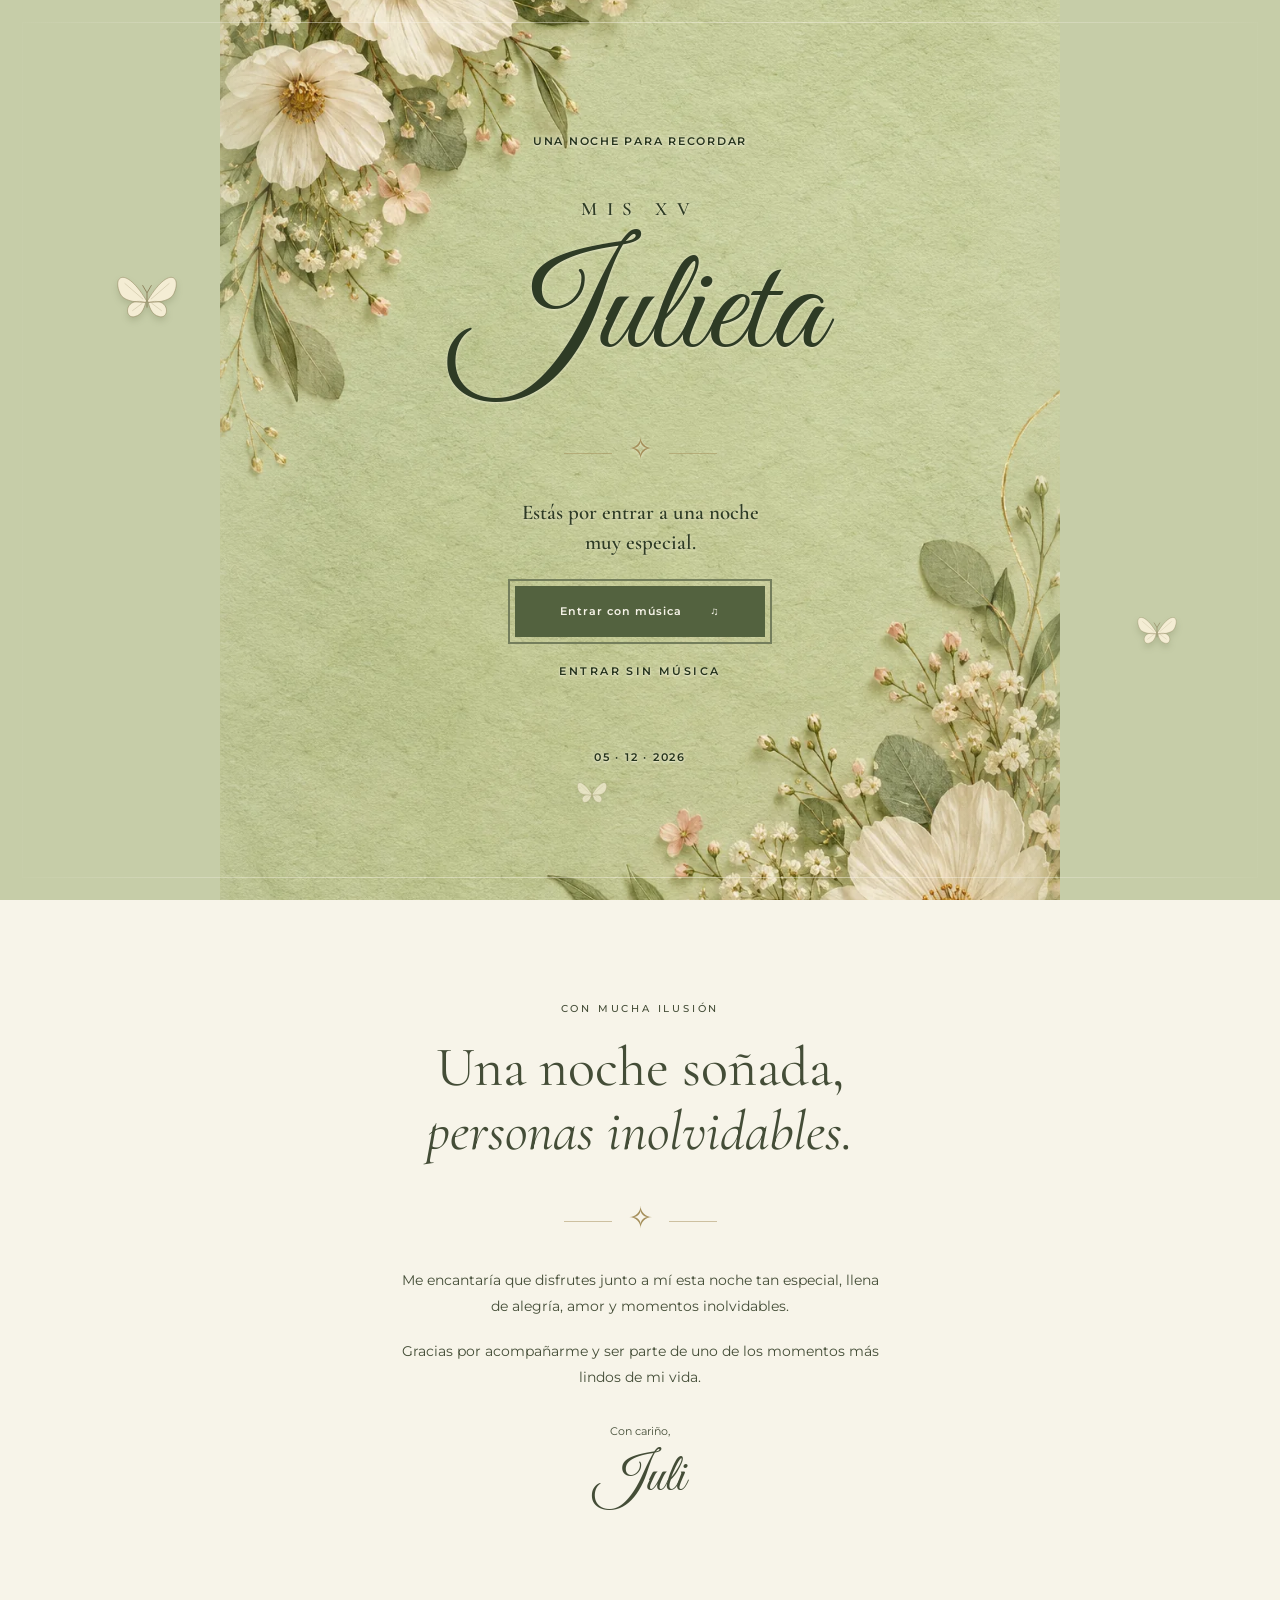
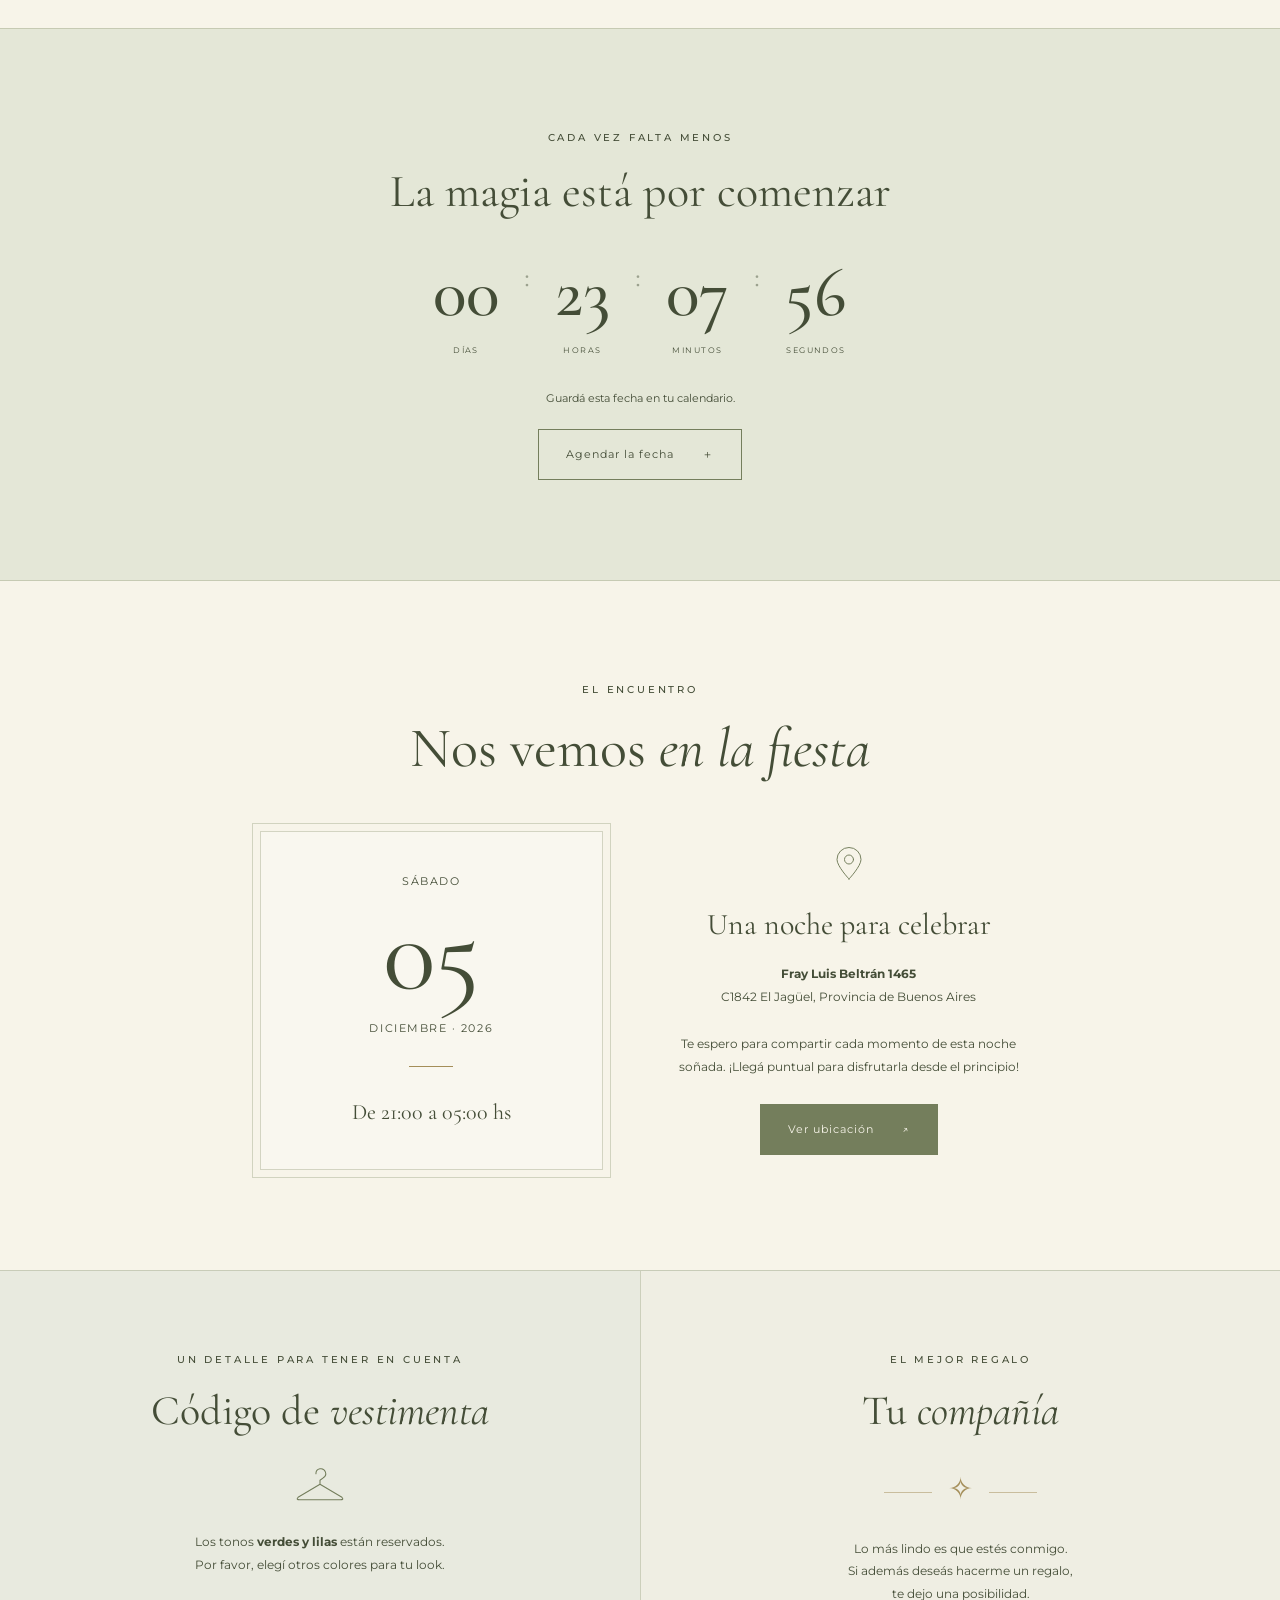
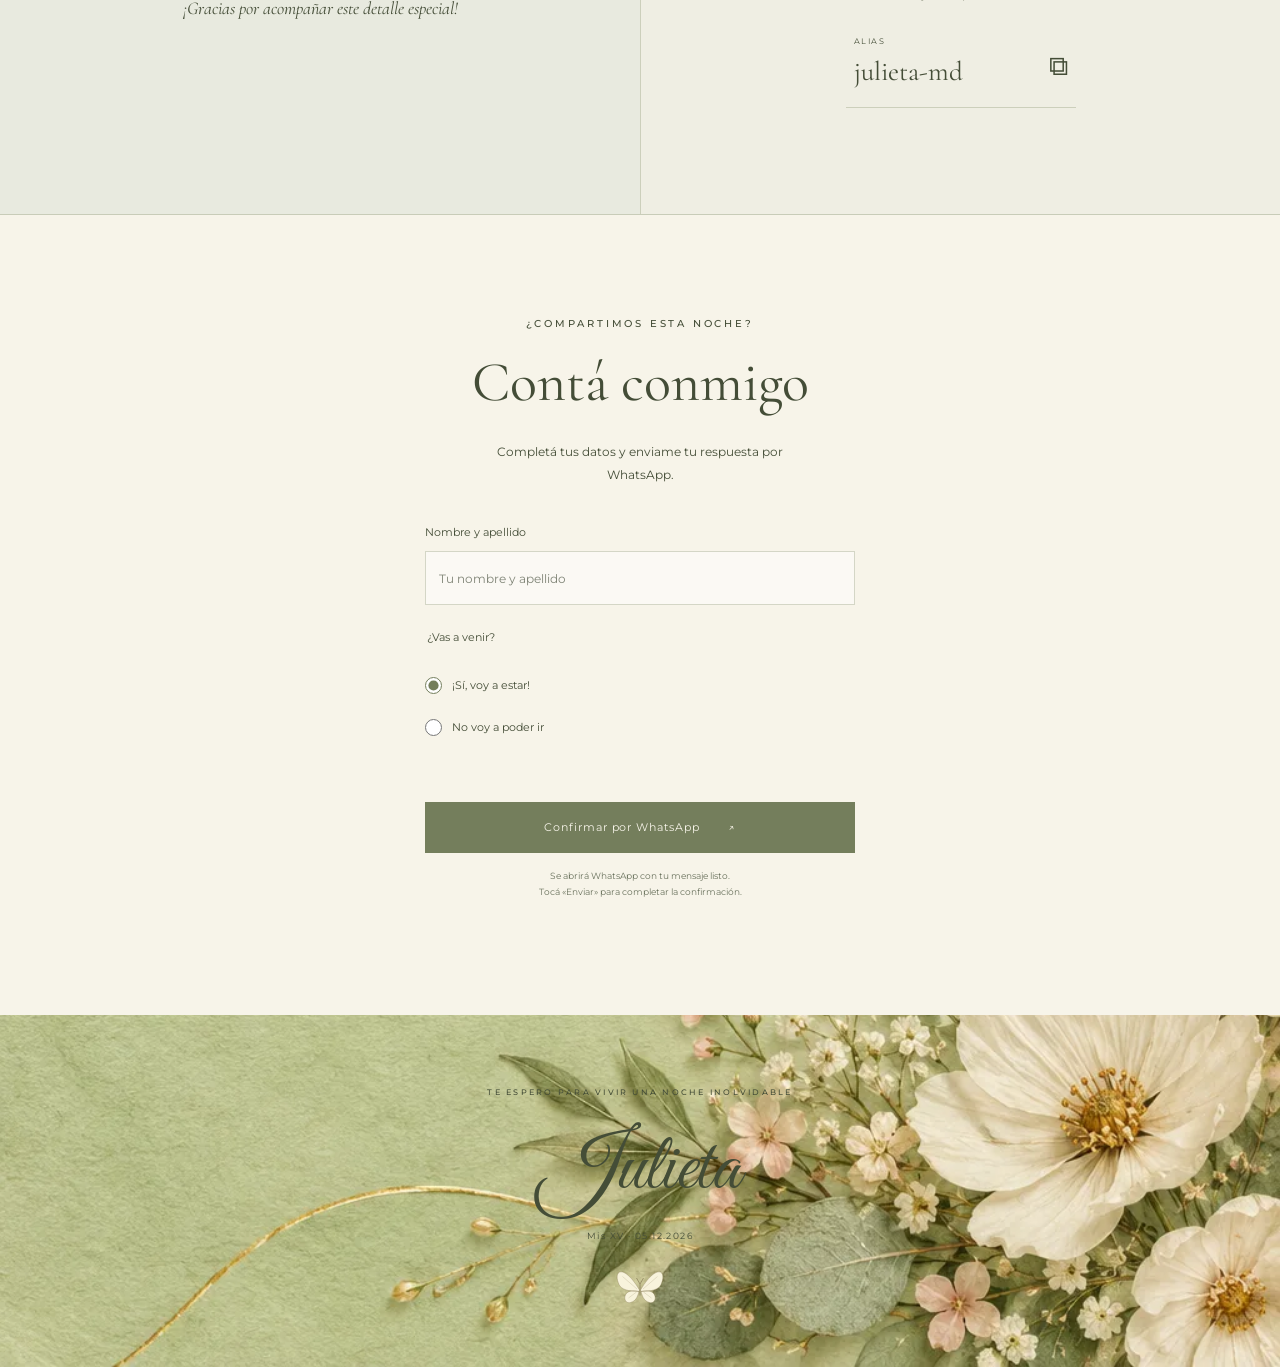
<file: index.html>
<!doctype html>
<html lang="es">
<head>
  <meta charset="utf-8">
  <meta name="viewport" content="width=device-width, initial-scale=1">
  <meta name="theme-color" content="#c6cda8">
  <title>Mis XV · Julieta</title>
  <meta property="og:type" content="website">
  <meta property="og:locale" content="es_AR">
  <meta property="og:site_name" content="Mis XV · Julieta">
  <meta property="og:title" content="Mis XV · Julieta 🦋">
  <meta property="og:description" content="5 de diciembre de 2026 · Una noche para recordar. ¡Te espero para celebrar conmigo!">
  <meta property="og:url" content="https://diegopenna.github.io/cumple-juli-web/">
  <meta property="og:image" content="https://diegopenna.github.io/cumple-juli-web/assets/invitacion-preview.jpg">
  <meta property="og:image:secure_url" content="https://diegopenna.github.io/cumple-juli-web/assets/invitacion-preview.jpg">
  <meta property="og:image:type" content="image/jpeg">
  <meta property="og:image:width" content="1200">
  <meta property="og:image:height" content="800">
  <meta property="og:image:alt" content="Mis XV de Julieta, 5 de diciembre de 2026. Invitación floral en tonos pistacho.">
  <meta name="twitter:card" content="summary_large_image">
  <meta name="twitter:title" content="Mis XV · Julieta 🦋">
  <meta name="twitter:description" content="5 de diciembre de 2026 · Una noche para recordar.">
  <meta name="twitter:image" content="https://diegopenna.github.io/cumple-juli-web/assets/invitacion-preview.jpg">
  <meta name="description" content="Una noche para recordar. Acompañame a celebrar mis XV el 5 de diciembre de 2026.">
  <style>html,body{margin:0;background:#c6cda8;color:#2e3b25}body.welcome-open{overflow:hidden}.welcome{position:fixed;inset:0;z-index:20;display:grid;place-items:center;background:#c6cda8}.welcome-inner{text-align:center}.svg-defs{position:absolute;width:0;height:0;overflow:hidden}</style>
  <link rel="preload" href="assets/floral-background.webp" as="image" fetchpriority="high">
  <link rel="preconnect" href="https://fonts.googleapis.com">
  <link rel="preconnect" href="https://fonts.gstatic.com" crossorigin>
  <link href="https://fonts.googleapis.com/css2?family=Cormorant+Garamond:ital,wght@0,400;0,500;0,600;1,400;1,500&family=Great+Vibes&family=Montserrat:wght@400;500;600&display=swap" rel="stylesheet" media="print" onload="this.media='all'">
  <link rel="stylesheet" href="css/styles.css">
  <script src="js/script.js" defer></script>
</head>
<body class="welcome-open">
  <svg class="svg-defs" aria-hidden="true"><defs><symbol id="butterfly" viewBox="0 0 100 80"><g stroke="#8d815b" stroke-width=".8"><g class="wing left-wing"><path d="M49 44C17-10-5 5 8 33 12 43 28 47 48 47 13 37 14 74 31 69 44 66 46 53 49 44Z" fill="currentColor"/><path d="M44 42 15 17M43 48 27 60" fill="none" opacity=".5"/></g><g class="wing right-wing"><path d="M51 44C83-10 105 5 92 33 88 43 72 47 52 47 87 37 86 74 69 69 56 66 54 53 51 44Z" fill="currentColor"/><path d="m56 42 29-25M57 48l16 12" fill="none" opacity=".5"/></g><path d="M50 32v23m0-23-7-12m7 12 7-12" fill="none" stroke-width="1.5"/></g></symbol></defs></svg>
  <div class="butterflies" aria-hidden="true"><svg class="fly fly-one"><use href="#butterfly"/></svg><svg class="fly fly-two"><use href="#butterfly"/></svg><svg class="fly fly-three"><use href="#butterfly"/></svg></div>

  <div class="welcome" id="welcome" role="dialog" aria-modal="true" aria-labelledby="welcome-title">
    <div class="welcome-inner">
      <span class="eyebrow">Una noche para recordar</span>
      <p class="xv">Mis XV</p>
      <h1 class="script" id="welcome-title">Julieta</h1>
      <div class="ornament" aria-hidden="true">✧</div>
      <p class="welcome-note">Estás por entrar a una noche muy especial.</p>
      <button class="button" id="enter-music">Entrar con música <span aria-hidden="true">♫</span></button>
      <button class="text-button" id="enter-silent">Entrar sin música</button>
      <span class="welcome-date">05 · 12 · 2026</span>
    </div>
  </div>

  <div id="invitation" inert>
    <header class="topbar"><a href="#inicio" class="monogram" aria-label="Volver al inicio">J<span>XV</span></a><a class="top-rsvp" href="#asistencia">Confirmar asistencia <span aria-hidden="true">↗</span></a></header>
    <main>
      <section class="hero" id="inicio" aria-labelledby="hero-title">
        <div class="hero-content"><p class="eyebrow">Hay momentos que florecen para siempre</p><p class="xv">Mis XV</p><h2 class="script" id="hero-title">Julieta</h2><div class="hero-date"><span>05</span><i></i><span>Diciembre<br><small>2026</small></span></div><p class="hero-note">Y este quiero vivirlo con vos.</p><p class="personal-invitation" id="personal-invitation" hidden><span class="eyebrow">Esta invitación es para</span><span id="invitees-title"></span></p></div>
        <a href="#invitacion" class="scroll-cue">Descubrí la invitación<span aria-hidden="true">↓</span></a>
      </section>

      <section class="letter section-pad reveal" id="invitacion"><span class="eyebrow">Con mucha ilusión</span><h2>Una noche soñada,<br><em>personas inolvidables.</em></h2><div class="ornament" aria-hidden="true">✧</div><p>Me encantaría que disfrutes junto a mí esta noche tan especial, llena de alegría, amor y momentos inolvidables.</p><p>Gracias por acompañarme y ser parte de uno de los momentos más lindos de mi vida.</p><p class="signature">Con cariño, <span class="script">Juli</span></p></section>

      <section class="countdown-section section-pad reveal" aria-labelledby="countdown-title"><span class="eyebrow">Cada vez falta menos</span><h2 id="countdown-title">La magia está por comenzar</h2><div class="countdown" role="timer" aria-label="Tiempo que falta para los XV"><div><strong id="days">00</strong><span>Días</span></div><b>:</b><div><strong id="hours">00</strong><span>Horas</span></div><b>:</b><div><strong id="minutes">00</strong><span>Minutos</span></div><b>:</b><div><strong id="seconds">00</strong><span>Segundos</span></div></div><p id="countdown-note">Guardá esta fecha en tu calendario.</p><a class="outline-button" href="assets/julieta-xv.ics" download>Agendar la fecha <span aria-hidden="true">＋</span></a></section>

      <section class="occasion section-pad reveal" id="fiesta"><span class="eyebrow">El encuentro</span><h2>Nos vemos <em>en la fiesta</em></h2><div class="occasion-layout"><div class="date-card"><span>Sábado</span><strong>05</strong><span>Diciembre · 2026</span><div class="fine-rule"></div><p>De 21:00 a 05:00 hs</p></div><div class="occasion-copy"><svg class="line-icon" viewBox="0 0 40 48" aria-hidden="true"><path d="M20 44S4 27 4 18a16 16 0 0 1 32 0c0 9-16 26-16 26Z"/><circle cx="20" cy="18" r="6"/></svg><h3>Una noche para celebrar</h3><p class="venue-address"><strong>Fray Luis Beltrán 1465</strong><br>C1842 El Jagüel, Provincia de Buenos Aires</p><p>Te espero para compartir cada momento de esta noche soñada. ¡Llegá puntual para disfrutarla desde el principio!</p><a class="button" href="https://maps.app.goo.gl/wYBB1rsQSf2HCsVo8" target="_blank" rel="noopener noreferrer">Ver ubicación <span aria-hidden="true">↗</span></a></div></div></section>

      <section class="details section-pad"><div class="detail-block reveal"><span class="eyebrow">Un detalle para tener en cuenta</span><h2>Código de <em>vestimenta</em></h2><svg class="line-icon hanger" viewBox="0 0 64 48" aria-hidden="true"><path d="M27 12a6 6 0 1 1 9 5l-4 3v5L5 41q-3 3 2 3h50q5 0 2-3L32 25"/></svg><p>Los tonos <strong>verdes y lilas</strong> están reservados.<br>Por favor, elegí otros colores para tu look.</p><span class="small-note">¡Gracias por acompañar este detalle especial!</span></div><div class="detail-block gift-block reveal"><span class="eyebrow">El mejor regalo</span><h2>Tu <em>compañía</em></h2><div class="ornament" aria-hidden="true">✧</div><p>Lo más lindo es que estés conmigo.<br>Si además deseás hacerme un regalo,<br>te dejo una posibilidad.</p><button class="alias-button" id="copy-alias" aria-label="Copiar alias julieta-md"><span><small>Alias</small>julieta-md</span><span aria-hidden="true">⧉</span></button><p class="copy-feedback" id="copy-feedback" role="status"></p></div></section>

      <section class="rsvp section-pad reveal" id="asistencia"><span class="eyebrow">¿Compartimos esta noche?</span><h2>Contá conmigo</h2><p id="rsvp-intro">Completá tus datos y enviame tu respuesta por WhatsApp.</p><p id="invitees-confirmation" class="personal-confirmation" hidden></p><p id="invitation-error" role="status" hidden></p><form id="rsvp-form"><div id="guest-name-field"><label for="guest-name">Nombre y apellido</label><input id="guest-name" name="name" autocomplete="name" placeholder="Tu nombre y apellido" required maxlength="100"></div><fieldset><legend>¿Vas a venir?</legend><label class="radio-option"><input type="radio" name="attendance" value="yes" checked><span>¡Sí, voy a estar!</span></label><label class="radio-option"><input type="radio" name="attendance" value="no"><span>No voy a poder ir</span></label></fieldset><button class="button" id="rsvp-submit" type="submit">Confirmar por WhatsApp <span aria-hidden="true">↗</span></button><p class="form-note">Se abrirá WhatsApp con tu mensaje listo.<br>Tocá «Enviar» para completar la confirmación.</p><p id="form-feedback" role="status"></p></form></section>
    </main>
    <footer><span class="eyebrow">Te espero para vivir una noche inolvidable</span><span class="script">Julieta</span><p>Mis XV · 05.12.2026</p><svg aria-hidden="true"><use href="#butterfly"/></svg></footer>
    <button class="music-toggle" id="music-toggle" aria-label="Activar música" aria-pressed="false"><span aria-hidden="true">♫</span></button><span class="music-status" id="music-status" role="status"></span>
  </div>
  <audio id="music" src="assets/musica.mp3" loop preload="none"></audio>
</body>
</file>
<file: css/styles.css>
:root{--pistachio:#c6cda8;--sage:#747e5c;--ink:#444d37;--cream:#f7f4e9;--gold:#a48e59;--line:#929b7760;--serif:'Cormorant Garamond',Georgia,serif;--sans:'Montserrat',sans-serif;--script:'Great Vibes',cursive}*{box-sizing:border-box}html{scroll-behavior:smooth;scroll-padding-top:72px}body{margin:0;background:var(--cream);color:var(--ink);font-family:var(--sans);font-size:14px;line-height:1.9}body.welcome-open{overflow:hidden}button,input{font:inherit}button,a{-webkit-tap-highlight-color:transparent}button{cursor:pointer}a{color:inherit}button:focus-visible,a:focus-visible,input:focus-visible{outline:2px solid var(--sage);outline-offset:5px}button{color:inherit}.svg-defs{position:absolute;width:0;height:0;overflow:hidden}.script{font-family:var(--script);font-weight:400;line-height:1.2}.eyebrow{display:block;text-transform:uppercase;font-size:10px;font-weight:500;letter-spacing:.28em;line-height:1.8}.xv{font-family:var(--serif);text-transform:uppercase;letter-spacing:.5em;font-size:19px;margin:32px 0 0}.button,.outline-button{display:inline-flex;align-items:center;justify-content:center;gap:28px;min-height:51px;padding:13px 27px;text-decoration:none;border:1px solid var(--sage);background:var(--sage);color:var(--cream);font-size:11px;letter-spacing:.09em;transition:background .2s,transform .2s}.button:hover{background:#596446;transform:translateY(-2px)}.outline-button{background:transparent;color:var(--ink)}.outline-button:hover{background:#c6cda835}.ornament{font-family:var(--serif);font-size:30px;color:var(--gold);margin:20px auto}.ornament:before,.ornament:after{content:'';display:inline-block;vertical-align:middle;height:1px;width:48px;background:var(--gold);opacity:.5;margin:0 16px}h2{font-family:var(--serif);font-size:clamp(35px,4.4vw,56px);font-weight:400;line-height:1.14;margin:18px 0 26px}h2 em{font-weight:400}h3{font-family:var(--serif);font-size:30px;font-weight:400;line-height:1.2}.section-pad{padding:100px 24px;text-align:center}.welcome{position:fixed;inset:0;z-index:20;display:grid;place-items:center;background:var(--pistachio) url('../assets/floral-background.webp') center/cover;transition:opacity .9s,visibility .9s;overflow:auto}.welcome:before,.hero:before{content:'';position:absolute;inset:22px;border:1px solid #f7f4e970;pointer-events:none}.welcome-inner{text-align:center;padding:70px 22px;position:relative;width:min(100%,520px)}.welcome h1{font-size:clamp(92px,16vw,150px);margin:0 0 5px}.welcome-note{font-family:var(--serif);font-size:21px;line-height:1.4;max-width:270px;margin:0 auto 29px}.welcome .button{display:flex;margin:auto;min-width:250px}.text-button{display:block;background:none;border:0;text-transform:uppercase;font-size:9px;letter-spacing:.22em;padding:20px;margin:4px auto}.welcome-date{display:block;font-size:10px;letter-spacing:.35em;margin-top:38px}.welcome.dismissed{opacity:0;visibility:hidden;pointer-events:none}.topbar{position:absolute;left:0;right:0;top:0;z-index:4;display:flex;align-items:center;justify-content:space-between;padding:22px 5vw}.monogram{font:italic 36px var(--serif);text-decoration:none}.monogram span{font:8px var(--sans);letter-spacing:.15em;margin-left:5px}.top-rsvp{font-size:9px;text-decoration:none;text-transform:uppercase;letter-spacing:.12em;border-bottom:1px solid var(--line);padding:5px 0}.top-rsvp span{margin-left:12px}.hero{min-height:850px;min-height:100svh;position:relative;display:grid;place-items:center;text-align:center;background:var(--pistachio) url('../assets/floral-background.webp') center 46%/cover;padding:120px 24px 100px}.hero-content{position:relative}.hero h2{font-size:clamp(110px,18vw,200px);margin:0 0 10px;line-height:1.25}.hero .eyebrow{max-width:400px;margin:auto}.hero-date{display:flex;align-items:center;justify-content:center;gap:22px;font-family:var(--serif);font-size:25px;line-height:1.25;margin:28px 0}.hero-date>span:first-child{font-size:68px}.hero-date i{width:1px;height:57px;background:var(--line)}.hero-date small{font-size:18px;letter-spacing:.22em}.hero-note{font-family:var(--serif);font-style:italic;font-size:24px}.scroll-cue{position:absolute;bottom:28px;text-decoration:none;font-size:8px;letter-spacing:.22em;text-transform:uppercase}.scroll-cue span{display:block;font-size:22px;line-height:1.5;animation:bob 2s ease-in-out infinite}.letter{max-width:750px;margin:auto}.letter>p{max-width:480px;margin:18px auto}.letter .signature{margin-top:30px;font-size:11px}.signature .script{display:block;font-size:52px;margin-top:6px}.countdown-section{background:#e4e7d7;position:relative;border-block:1px solid var(--line)}.countdown-section h2{font-size:clamp(33px,4vw,46px)}.countdown{display:flex;align-items:flex-start;justify-content:center;gap:25px;margin:40px auto 30px}.countdown strong{display:block;font:500 clamp(40px,6vw,70px) var(--serif);line-height:1}.countdown span{display:block;font-size:8px;letter-spacing:.18em;text-transform:uppercase;margin-top:15px}.countdown>b{font:30px var(--serif);opacity:.45}.countdown-section>p{font-size:11px;margin:20px 0}.occasion{max-width:1000px;margin:auto}.occasion-layout{display:grid;grid-template-columns:1fr 1fr;gap:75px;max-width:760px;margin:50px auto 0;align-items:center}.date-card{padding:35px;border:1px solid var(--line);outline:1px solid var(--line);outline-offset:7px;background:#fff4}.date-card>span{font-size:11px;letter-spacing:.14em;text-transform:uppercase}.date-card strong{display:block;font:110px var(--serif);line-height:1.1}.fine-rule{width:44px;height:1px;background:var(--gold);margin:25px auto}.date-card p{font-family:var(--serif);font-size:22px;margin:0}.line-icon{width:30px;height:38px;fill:none;stroke:var(--sage);stroke-width:1.3;stroke-linecap:round;stroke-linejoin:round}.occasion-copy h3{margin:15px 0}.occasion-copy p{font-size:12px;margin:20px 0 25px}.details{display:grid;grid-template-columns:1fr 1fr;padding:0;background:#e8eadf;border-block:1px solid var(--line)}.detail-block{padding:80px 25px}.detail-block h2{font-size:42px}.detail-block p{font-size:12px}.gift-block{border-left:1px solid var(--line);background:#efeee3}.hanger{width:52px;height:45px;margin:0 0 5px}.small-note{font:italic 18px var(--serif);display:block;margin-top:20px}.alias-button{display:flex;justify-content:space-between;align-items:center;gap:45px;background:transparent;border:0;border-bottom:1px solid var(--line);padding:10px 8px;text-align:left;margin:20px auto 0;min-width:230px;font-family:var(--serif);font-size:27px}.alias-button small{display:block;font:8px var(--sans);text-transform:uppercase;letter-spacing:.2em}.copy-feedback{height:18px;margin:8px 0 0!important;font-size:10px!important}.rsvp{max-width:650px;margin:auto}.rsvp>p{font-size:12px;max-width:330px;margin:0 auto 35px}.rsvp form{max-width:430px;text-align:left;margin:auto}.rsvp label,.rsvp legend{font-size:11px;display:block;margin:20px 0 8px}.rsvp input:not([type=radio]){display:block;width:100%;padding:13px;border:1px solid var(--line);background:#fff8;border-radius:0;color:var(--ink);min-height:48px}.rsvp input[type=number]{max-width:110px}.rsvp input::placeholder{font-size:12px;color:#7f8476}.rsvp fieldset{padding:0;border:0;margin:22px 0}.rsvp legend{margin:0 0 10px}.rsvp .radio-option{display:flex;align-items:center;gap:10px;margin:12px 0;cursor:pointer;min-height:30px}.radio-option input{accent-color:var(--sage);width:17px;height:17px;margin:0}.rsvp .button{margin-top:26px;width:100%}.form-note{text-align:center;font-size:9px;line-height:1.8;margin:15px 0;color:#6b735e}#form-feedback{text-align:center;font-size:11px}footer{text-align:center;padding:70px 24px 50px;background:var(--pistachio) url('../assets/floral-background.webp') center bottom/cover}footer .eyebrow{font-size:8px}footer>.script{display:block;font-size:80px;margin:22px 0 0}footer p{font-size:9px;letter-spacing:.16em}footer svg{width:50px;height:42px;color:#f8f3dc;margin-top:14px}.music-toggle{position:fixed;bottom:22px;right:22px;z-index:8;border:1px solid #faf7e8aa;border-radius:50%;width:46px;height:46px;background:#747e5ce8;color:var(--cream);box-shadow:0 3px 15px #343c3820;font-size:22px}.music-toggle[aria-pressed=true]{animation:music-pulse 3s infinite}.music-status{position:fixed;bottom:78px;right:20px;z-index:8;font-size:10px;max-width:220px;background:var(--cream)}.music-status:not(:empty){padding:10px}.butterflies{position:fixed;inset:0;z-index:22;pointer-events:none;overflow:hidden}.fly{position:absolute;width:64px;height:56px;color:#f4edd4;filter:drop-shadow(0 4px 3px #58643b33)}.wing{transform-box:fill-box;transform-origin:right center;animation:flap 1.1s ease-in-out infinite alternate}.right-wing{transform-origin:left center;animation-delay:-.2s}.fly-one{left:9%;top:30%;animation:flight-one 24s ease-in-out infinite}.fly-two{right:8%;top:67%;width:42px;animation:flight-two 29s ease-in-out infinite -8s}.fly-three{left:45%;top:85%;width:32px;animation:flight-one 32s ease-in-out infinite -15s;opacity:.7}.reveal{opacity:1}.motion-ready .reveal{opacity:0;transform:translateY(22px);transition:opacity .9s,transform .9s}.motion-ready .reveal.visible{opacity:1;transform:none}[hidden]{display:none!important}@keyframes flap{from{transform:perspective(150px) rotateY(0deg)}to{transform:perspective(150px) rotateY(65deg)}}@keyframes flight-one{0%,100%{transform:translate(0,0) rotate(-15deg)}25%{transform:translate(16vw,-12vh) rotate(20deg)}50%{transform:translate(25vw,10vh) rotate(-8deg)}75%{transform:translate(-3vw,20vh) rotate(12deg)}}@keyframes flight-two{0%,100%{transform:translate(0,0) rotate(12deg)}35%{transform:translate(-25vw,-18vh) rotate(-20deg)}70%{transform:translate(-10vw,12vh) rotate(8deg)}}@keyframes bob{50%{transform:translateY(5px)}}@keyframes music-pulse{50%{box-shadow:0 0 0 6px #747e5c20}}@media(min-width:900px){.hero,.welcome{background-size:auto 140%;background-repeat:no-repeat;background-color:#c6cda8}.hero:after,.welcome:after{content:'';position:absolute;inset:0;pointer-events:none;background:linear-gradient(90deg,#c6cda8 0%,transparent 25%,transparent 75%,#c6cda8 100%)}.hero-content,.welcome-inner,.scroll-cue{z-index:1}}@media(max-width:600px){.section-pad{padding:75px 25px}.hero{min-height:780px;min-height:100svh;background-position:center}.hero h2{font-size:115px}.hero .eyebrow{font-size:8px;max-width:240px}.hero .xv{margin-top:40px}.welcome:before,.hero:before{inset:12px}.topbar{padding:20px 26px}.top-rsvp{font-size:8px}.welcome-inner{padding:50px 28px}.welcome h1{font-size:105px}.welcome .eyebrow{font-size:8px}.hero-note{font-size:22px}.countdown{gap:12px}.countdown>b{font-size:22px}.countdown strong{font-size:43px}.countdown span{font-size:7px;letter-spacing:.08em}.occasion-layout{grid-template-columns:1fr;gap:45px;margin-top:40px;max-width:320px}.date-card{margin:0 12px}.details{grid-template-columns:1fr;padding:0}.detail-block{padding:65px 23px}.gift-block{border-left:0;border-top:1px solid var(--line)}.detail-block h2{font-size:38px}.fly-one{width:48px;left:3%}.fly-two{right:3%;width:34px}.fly-three{display:none}.music-toggle{right:16px;bottom:16px;width:44px;height:44px}}@media(prefers-reduced-motion:reduce){html{scroll-behavior:auto}*,*:before,*:after{animation:none!important;transition:none!important}.motion-ready .reveal{opacity:1;transform:none}.fly-three{display:none}}
:root{overflow-x:clip}html:has(body.welcome-open){overflow:hidden}.welcome-inner{max-width:100%;min-width:0}.welcome h1{font-size:clamp(76px,25vw,145px)}
@media(max-width:600px){.welcome-inner{padding:32px 24px}.welcome .xv{margin-top:24px}.welcome .ornament{margin:12px auto}.welcome-note{font-size:19px;margin-bottom:22px}.welcome-date{margin-top:22px}.hero h2{font-size:clamp(90px,29vw,115px)}}
@media(max-height:620px){.welcome-inner{padding:22px}.welcome .eyebrow{font-size:8px}.welcome .xv{margin-top:15px;font-size:15px}.welcome h1{font-size:80px}.welcome .ornament{margin:3px auto;font-size:23px}.welcome-note{font-size:17px;margin-bottom:16px}.welcome .button{min-height:45px}.welcome .text-button{padding:12px}.welcome-date{margin-top:8px}}

/* El título recibe foco al cerrar la bienvenida, sin borde visual. */
#hero-title:focus { outline: none; }

/* Mayor contraste sobre el fondo floral de la bienvenida y la portada. */
.welcome-inner,
.hero-content,
.topbar,
.scroll-cue {
  color: #2e3b25;
}
.welcome-inner,
.hero-content {
  text-shadow: 0 1px 3px #fffbea99;
}
.welcome .eyebrow,
.hero .eyebrow,
.welcome-date,
.top-rsvp,
.scroll-cue {
  font-size: 11px;
  font-weight: 600;
  letter-spacing: .16em;
  background: #f7f4e9df;
  border-radius: 3px;
  padding: 7px 12px;
  text-shadow: none;
}
.welcome .eyebrow,
.hero .eyebrow {
  width: fit-content;
  margin-inline: auto;
}
.welcome .xv,
.hero .xv,
.hero-date {
  font-weight: 600;
}
.welcome-note,
.hero-note {
  font-weight: 600;
}
.welcome .text-button {
  font-size: 11px;
  font-weight: 600;
  background: #f7f4e9df;
  border-radius: 3px;
}
.welcome-date {
  width: fit-content;
  margin-inline: auto;
}
.welcome .button {
  background: #53623f;
  border-color: #53623f;
  font-weight: 600;
  text-shadow: none;
}
@media (max-height: 620px) {
  .welcome .eyebrow,
  .welcome-date { font-size: 10px; padding: 4px 9px; }
  .welcome .text-button { padding: 9px 12px; }
}

/* Textos sobre las flores, sin placas ni recuadros. */
.welcome .eyebrow,
.hero .eyebrow,
.welcome-date,
.top-rsvp,
.scroll-cue,
.welcome .text-button {
  background: transparent;
  border: 0;
  border-radius: 0;
  color: #25331c;
  text-shadow: 0 1px 2px #fffbeacc, 0 0 7px #fffbea99;
}

/* Destinatarios de las invitaciones por código. */
.personal-invitation { margin: 24px auto 0; max-width: 420px; }
.personal-invitation .eyebrow { background: transparent; padding: 0; font-size: 10px; }
#invitees-title { display: block; font: 600 30px var(--serif); line-height: 1.2; margin-top: 10px; overflow-wrap: anywhere; }
.personal-confirmation { font-weight: 600; overflow-wrap: anywhere; }
#invitation-error { font-size: 11px; }
.button:disabled { opacity: .6; cursor: wait; }
</file>
